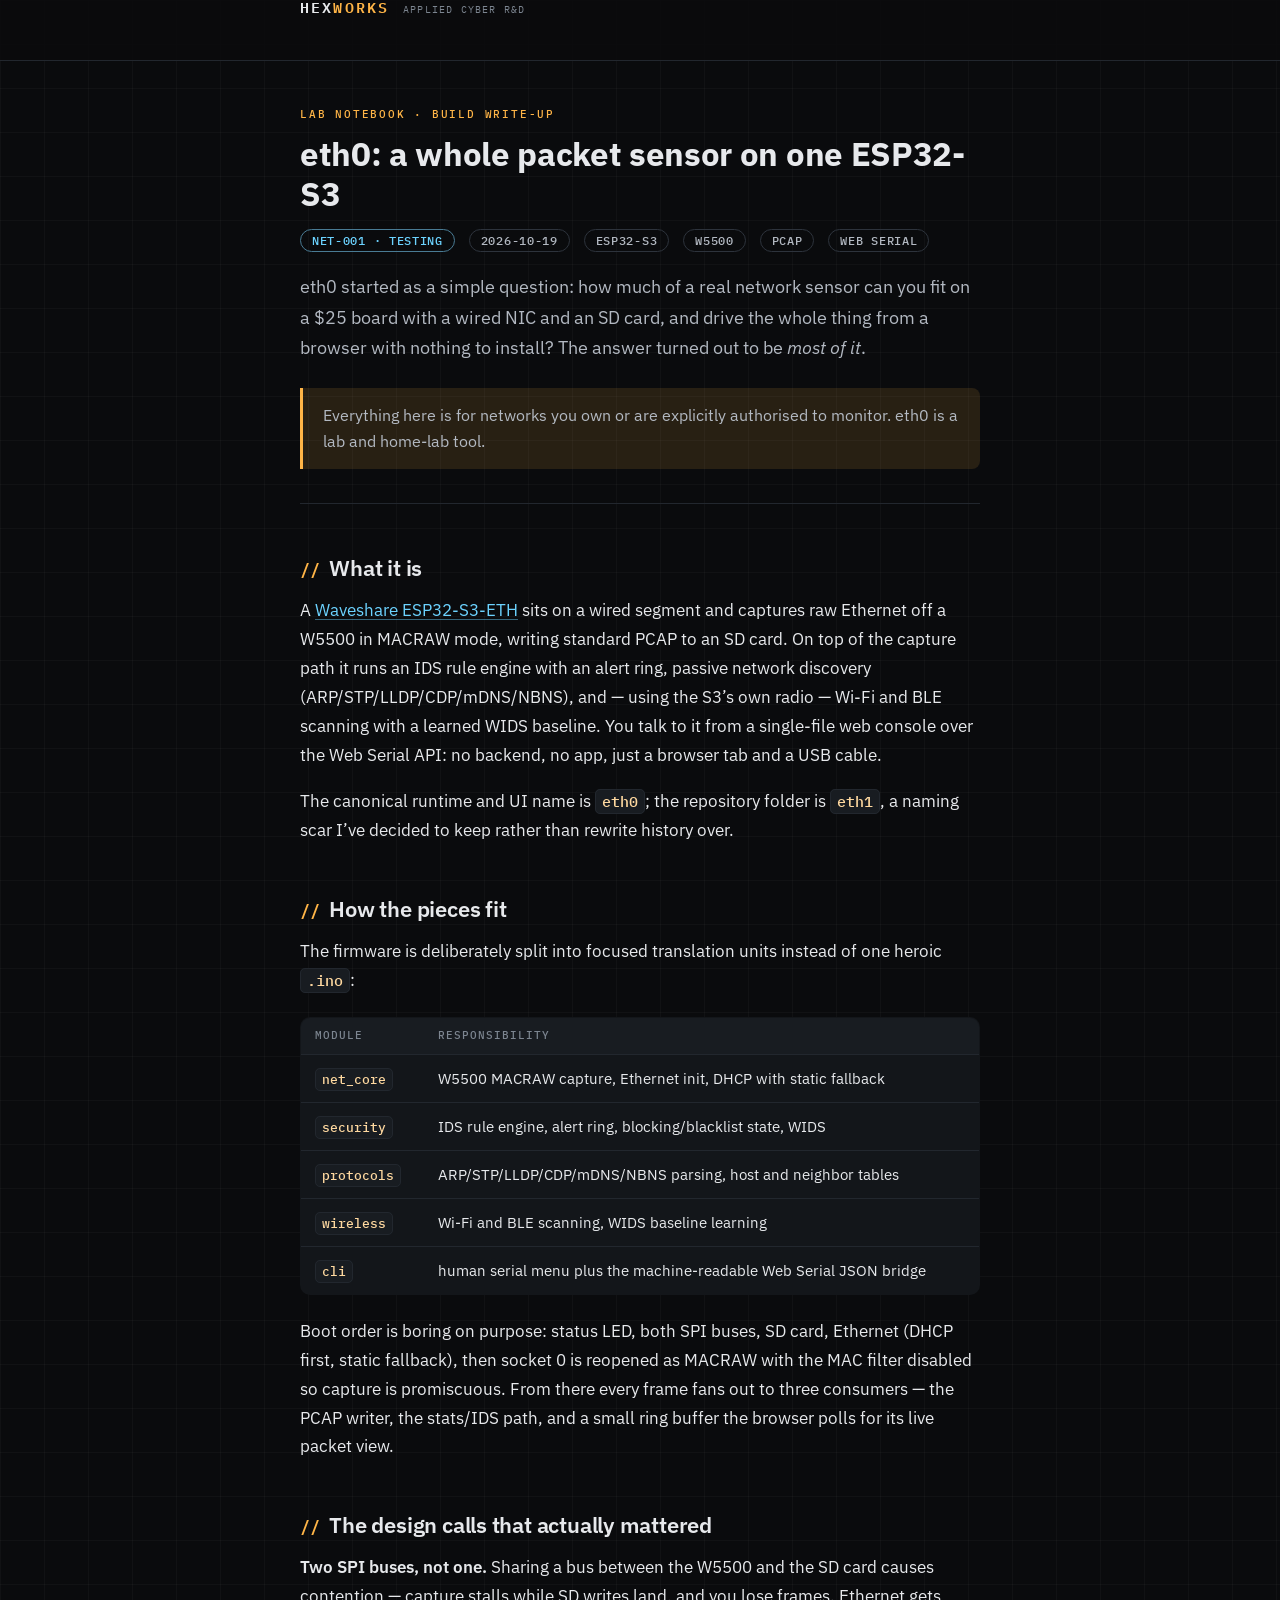
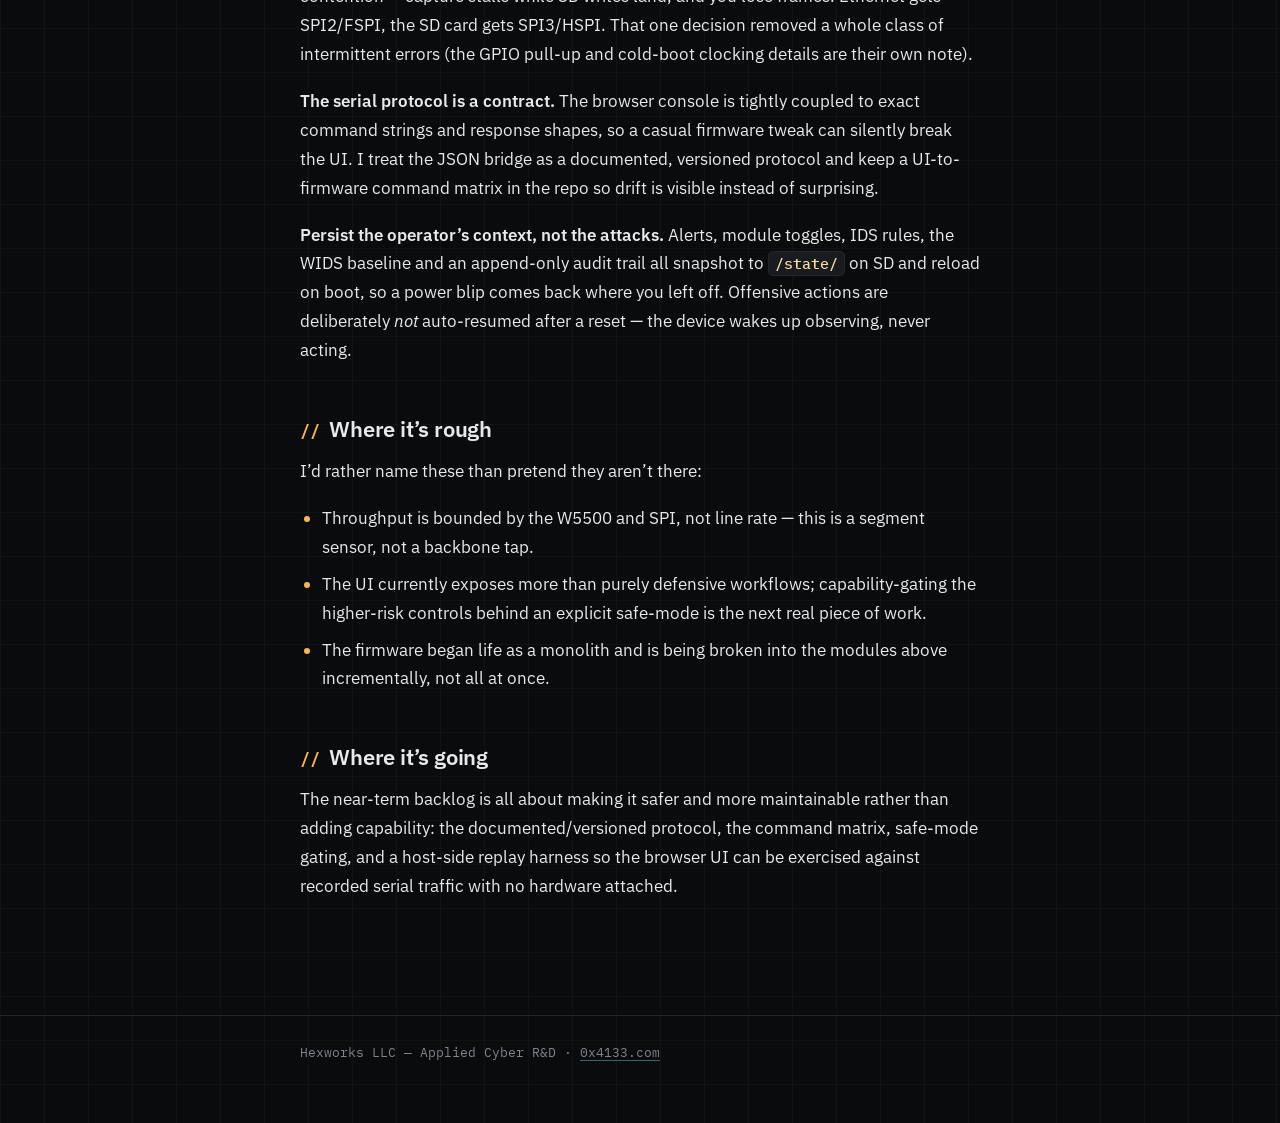
<file: eth0-writeup.html>
<!doctype html>
<html lang="en">
<head>
  <meta charset="utf-8">
  <meta name="viewport" content="width=device-width, initial-scale=1, viewport-fit=cover">
  <title>eth0 — a whole packet sensor on one ESP32-S3 · Hexworks</title>
  <meta name="description" content="A build write-up for eth0: what it is, how the firmware and browser console fit together, the design calls that mattered, and where the project is honestly rough.">
  <link rel="preconnect" href="https://fonts.googleapis.com">
  <link rel="preconnect" href="https://fonts.gstatic.com" crossorigin>
  <link rel="stylesheet" href="https://fonts.googleapis.com/css2?family=IBM+Plex+Mono:wght@400;500;600&family=IBM+Plex+Sans:wght@400;500;600;700&display=swap">
  <style>
    :root {
      --bg: #0a0b0d; --bg-2: #0e1013; --panel: #13161a; --panel-2: #181c21;
      --line: #22272e; --line-2: #2d333c; --text: #e7e9ec; --text-2: #b3b9c2;
      --muted: #7c8590; --faint: #4b525b; --accent: #ffb547; --accent-soft: rgba(255,181,71,.12);
      --signal: #6cd3ff; --signal-soft: rgba(108,211,255,.1); --ok: #3ddc97;
      --maxw: 760px; --gutter: clamp(18px, 5vw, 40px);
      --font-sans: 'IBM Plex Sans', system-ui, -apple-system, 'Segoe UI', sans-serif;
      --font-mono: 'IBM Plex Mono', ui-monospace, 'SFMono-Regular', Menlo, monospace;
      color-scheme: dark;
    }
    * { box-sizing: border-box; }
    html { -webkit-text-size-adjust: 100%; }
    body {
      margin: 0; background: var(--bg); color: var(--text);
      font: 400 17px/1.7 var(--font-sans);
      background-image:
        linear-gradient(var(--grid, rgba(255,255,255,.028)) 1px, transparent 1px),
        linear-gradient(90deg, rgba(255,255,255,.028) 1px, transparent 1px);
      background-size: 44px 44px;
    }
    .wrap { max-width: var(--maxw); margin: 0 auto; padding: 0 var(--gutter); }
    header.top { border-bottom: 1px solid var(--line); background: color-mix(in srgb, var(--bg) 90%, transparent); }
    header.top .wrap { display: flex; align-items: baseline; gap: 14px; height: 60px; }
    .brand { font: 600 .95rem/1 var(--font-mono); letter-spacing: .14em; color: var(--text); text-decoration: none; }
    .brand span { color: var(--accent); }
    .brand-sub { font: 400 .62rem/1.4 var(--font-mono); letter-spacing: .12em; color: var(--muted); text-transform: uppercase; }
    main { padding: 48px 0 96px; }
    .eyebrow { font: 500 .7rem/1 var(--font-mono); letter-spacing: .16em; text-transform: uppercase; color: var(--accent); margin: 0 0 14px; }
    h1 { font: 700 2.05rem/1.2 var(--font-sans); letter-spacing: -.01em; margin: 0 0 16px; }
    .meta { display: flex; flex-wrap: wrap; gap: 10px 14px; align-items: center; font: 500 .72rem/1 var(--font-mono); letter-spacing: .06em; color: var(--muted); text-transform: uppercase; margin-bottom: 8px; }
    .meta .pill { border: 1px solid var(--line-2); border-radius: 20px; padding: 5px 11px; color: var(--text-2); }
    .meta .status { color: var(--signal); border-color: color-mix(in srgb, var(--signal) 45%, var(--line-2)); }
    .lede { font-size: 1.12rem; color: var(--text-2); margin: 20px 0 8px; }
    hr.rule { border: 0; border-top: 1px solid var(--line); margin: 34px 0; }
    h2 { font: 600 1.35rem/1.3 var(--font-sans); letter-spacing: -.01em; margin: 44px 0 14px; padding-top: 6px; }
    h2::before { content: "// "; color: var(--accent); font-family: var(--font-mono); font-size: .8em; }
    p { margin: 0 0 18px; }
    a { color: var(--signal); text-underline-offset: 3px; text-decoration-color: color-mix(in srgb, var(--signal) 45%, transparent); }
    a:hover { text-decoration-color: var(--signal); }
    strong { color: var(--text); font-weight: 600; }
    code { font: 500 .88em/1 var(--font-mono); background: var(--panel-2); border: 1px solid var(--line); border-radius: 5px; padding: 2px 6px; color: #ffd9a0; }
    blockquote { margin: 24px 0; padding: 14px 20px; border-left: 3px solid var(--accent); background: var(--accent-soft); border-radius: 0 8px 8px 0; color: var(--text-2); font-size: .98rem; }
    blockquote p { margin: 0; }
    ul { margin: 0 0 18px; padding-left: 22px; }
    li { margin: 8px 0; }
    li::marker { color: var(--accent); }
    table { width: 100%; border-collapse: collapse; margin: 22px 0; font-size: .92rem; background: var(--panel); border: 1px solid var(--line); border-radius: 10px; overflow: hidden; }
    th, td { text-align: left; padding: 11px 14px; border-bottom: 1px solid var(--line); vertical-align: top; }
    th { font: 500 .66rem/1.3 var(--font-mono); letter-spacing: .1em; text-transform: uppercase; color: var(--muted); background: var(--panel-2); }
    tr:last-child td { border-bottom: 0; }
    td code { white-space: nowrap; }
    footer { border-top: 1px solid var(--line); color: var(--muted); font: 400 .82rem/1.6 var(--font-mono); padding: 26px 0 60px; }
    footer a { color: var(--muted); }
    @media (max-width: 560px) { h1 { font-size: 1.7rem; } body { font-size: 16px; } }
  </style>
</head>
<body>
  <header class="top">
    <div class="wrap">
      <a class="brand" href="https://0x4133.com">HEX<span>WORKS</span></a>
      <span class="brand-sub">Applied Cyber R&amp;D</span>
    </div>
  </header>

  <main>
    <article class="wrap">
      <p class="eyebrow">Lab notebook · Build write-up</p>
      <h1>eth0: a whole packet sensor on one ESP32-S3</h1>
      <div class="meta">
        <span class="pill status">NET-001 · Testing</span>
        <span class="pill">2026-10-19</span>
        <span class="pill">ESP32-S3</span>
        <span class="pill">W5500</span>
        <span class="pill">PCAP</span>
        <span class="pill">Web Serial</span>
      </div>

      <p class="lede">eth0 started as a simple question: how much of a real network sensor can you fit on a $25 board with a wired NIC and an SD card, and drive the whole thing from a browser with nothing to install? The answer turned out to be <em>most of it</em>.</p>

      <blockquote><p>Everything here is for networks you own or are explicitly authorised to monitor. eth0 is a lab and home-lab tool.</p></blockquote>

      <hr class="rule">

      <h2>What it is</h2>
      <p>A <a href="https://www.waveshare.com/esp32-s3-eth.htm">Waveshare ESP32-S3-ETH</a> sits on a wired segment and captures raw Ethernet off a W5500 in MACRAW mode, writing standard PCAP to an SD card. On top of the capture path it runs an IDS rule engine with an alert ring, passive network discovery (ARP/STP/LLDP/CDP/mDNS/NBNS), and &mdash; using the S3&rsquo;s own radio &mdash; Wi-Fi and BLE scanning with a learned WIDS baseline. You talk to it from a single-file web console over the Web Serial API: no backend, no app, just a browser tab and a USB cable.</p>
      <p>The canonical runtime and UI name is <code>eth0</code>; the repository folder is <code>eth1</code>, a naming scar I&rsquo;ve decided to keep rather than rewrite history over.</p>

      <h2>How the pieces fit</h2>
      <p>The firmware is deliberately split into focused translation units instead of one heroic <code>.ino</code>:</p>
      <table>
        <thead><tr><th>Module</th><th>Responsibility</th></tr></thead>
        <tbody>
          <tr><td><code>net_core</code></td><td>W5500 MACRAW capture, Ethernet init, DHCP with static fallback</td></tr>
          <tr><td><code>security</code></td><td>IDS rule engine, alert ring, blocking/blacklist state, WIDS</td></tr>
          <tr><td><code>protocols</code></td><td>ARP/STP/LLDP/CDP/mDNS/NBNS parsing, host and neighbor tables</td></tr>
          <tr><td><code>wireless</code></td><td>Wi-Fi and BLE scanning, WIDS baseline learning</td></tr>
          <tr><td><code>cli</code></td><td>human serial menu plus the machine-readable Web Serial JSON bridge</td></tr>
        </tbody>
      </table>
      <p>Boot order is boring on purpose: status LED, both SPI buses, SD card, Ethernet (DHCP first, static fallback), then socket 0 is reopened as MACRAW with the MAC filter disabled so capture is promiscuous. From there every frame fans out to three consumers &mdash; the PCAP writer, the stats/IDS path, and a small ring buffer the browser polls for its live packet view.</p>

      <h2>The design calls that actually mattered</h2>
      <p><strong>Two SPI buses, not one.</strong> Sharing a bus between the W5500 and the SD card causes contention &mdash; capture stalls while SD writes land, and you lose frames. Ethernet gets SPI2/FSPI, the SD card gets SPI3/HSPI. That one decision removed a whole class of intermittent errors (the GPIO pull-up and cold-boot clocking details are their own note).</p>
      <p><strong>The serial protocol is a contract.</strong> The browser console is tightly coupled to exact command strings and response shapes, so a casual firmware tweak can silently break the UI. I treat the JSON bridge as a documented, versioned protocol and keep a UI-to-firmware command matrix in the repo so drift is visible instead of surprising.</p>
      <p><strong>Persist the operator&rsquo;s context, not the attacks.</strong> Alerts, module toggles, IDS rules, the WIDS baseline and an append-only audit trail all snapshot to <code>/state/</code> on SD and reload on boot, so a power blip comes back where you left off. Offensive actions are deliberately <em>not</em> auto-resumed after a reset &mdash; the device wakes up observing, never acting.</p>

      <h2>Where it&rsquo;s rough</h2>
      <p>I&rsquo;d rather name these than pretend they aren&rsquo;t there:</p>
      <ul>
        <li>Throughput is bounded by the W5500 and SPI, not line rate &mdash; this is a segment sensor, not a backbone tap.</li>
        <li>The UI currently exposes more than purely defensive workflows; capability-gating the higher-risk controls behind an explicit safe-mode is the next real piece of work.</li>
        <li>The firmware began life as a monolith and is being broken into the modules above incrementally, not all at once.</li>
      </ul>

      <h2>Where it&rsquo;s going</h2>
      <p>The near-term backlog is all about making it safer and more maintainable rather than adding capability: the documented/versioned protocol, the command matrix, safe-mode gating, and a host-side replay harness so the browser UI can be exercised against recorded serial traffic with no hardware attached.</p>
    </article>
  </main>

  <footer>
    <div class="wrap">Hexworks LLC &mdash; Applied Cyber R&amp;D · <a href="https://0x4133.com">0x4133.com</a></div>
  </footer>
</body>
</html>
</file>
